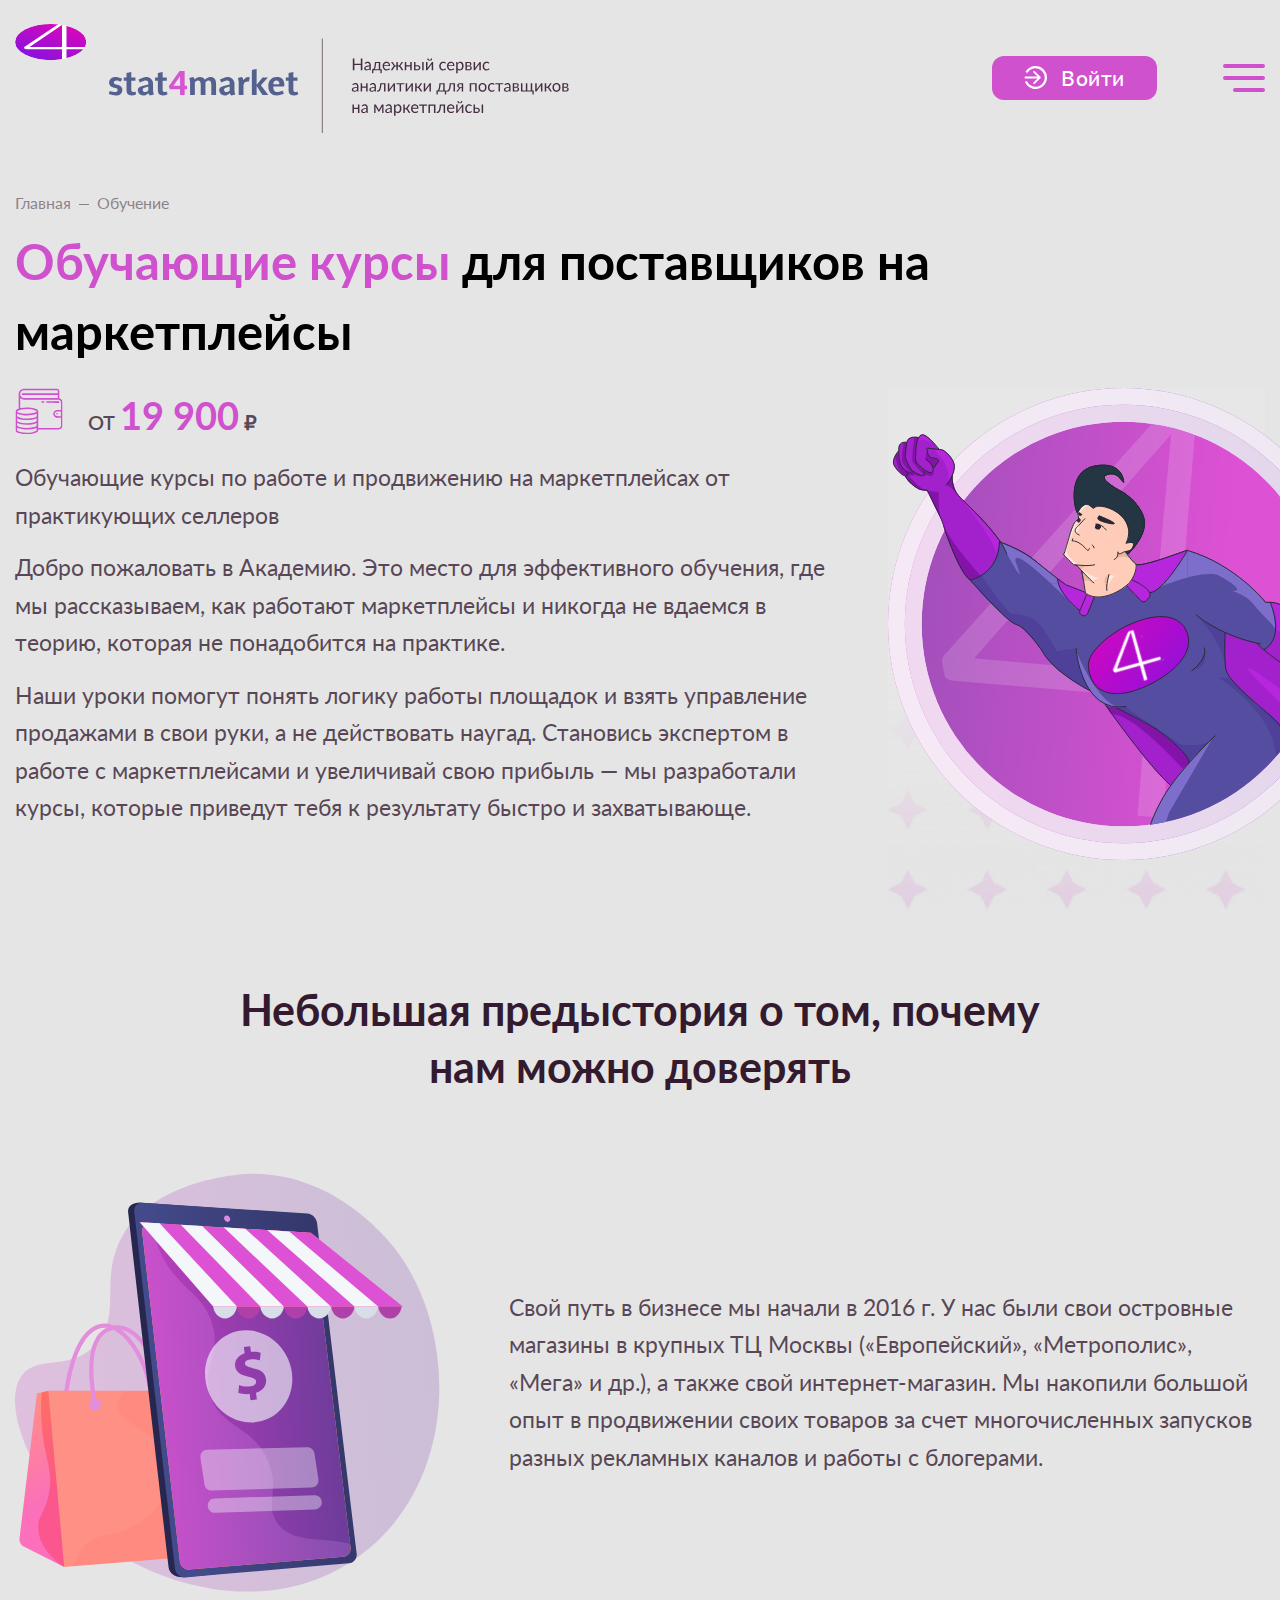
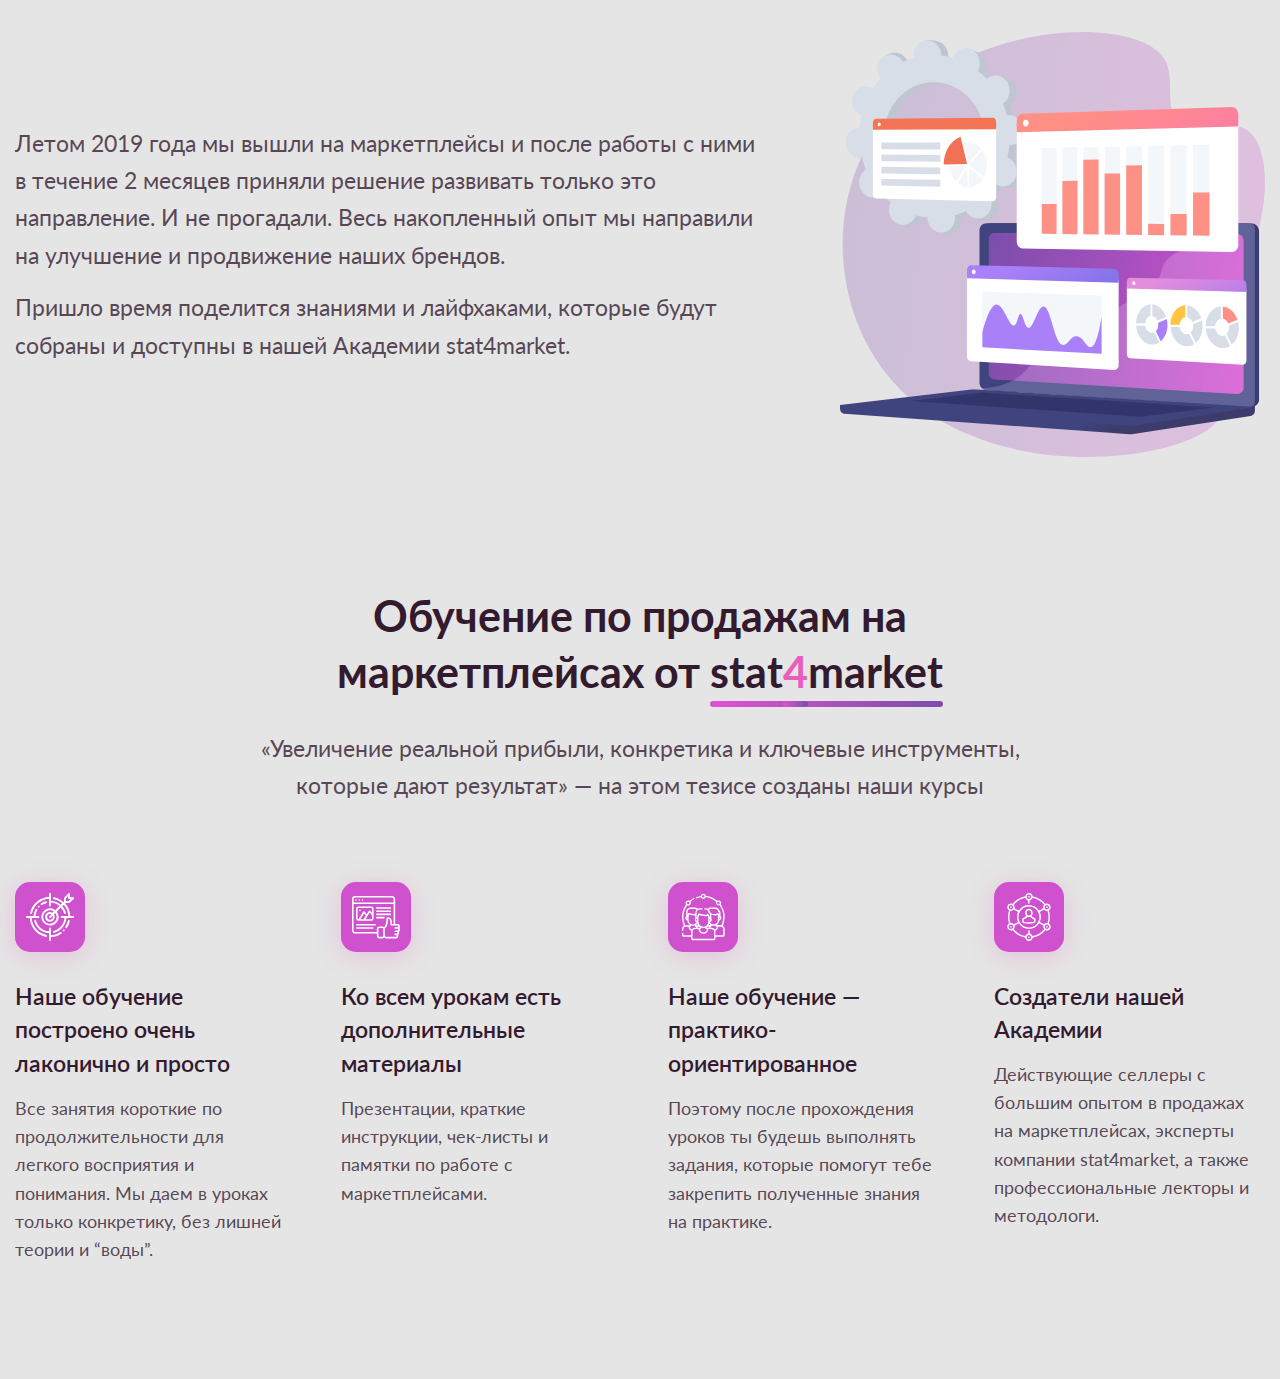
<file: index.html>
<!DOCTYPE html>
<html lang="ru">
 <head>
	<title>Обучение</title>
	<meta charset="UTF-8">
	<meta name="format-detection" content="telephone=no">
	<link rel="stylesheet" href="css/style.min.css?_v=20220506135457">
	<link rel="shortcut icon" href="favicon.ico">
	<!-- <meta name="robots" content="noindex, nofollow"> -->
	<!-- <meta name="viewport" content="width=device-width, initial-scale=1.0, maximum-scale=1.0, user-scalable=0"> -->
	<meta name="viewport" content="width=device-width, initial-scale=1.0">
</head>

<body>
	<div class="wrapper">
		<header class="header">
	<div class="header__container container">
		<div class="header__body">


			<a href="" class="header__logo">
				<img src="img/Logo.svg" alt="">
			</a>
			<div class="header__menu menu">
				<nav class="menu__body">
					<ul class="menu__list">
						<li class="menu__item">
							<a href="" class="menu__link menu__link_arrow">
								Аналитика
								<img src="img/icons/icons.svg#arrow" class="svg-arrow-dims" alt="arrow" />
							</a>
						</li>
						<li class="menu__item">
							<a href="" class="menu__link">Обучение</a>
						</li>
					</ul>
				</nav>
			</div>


			<div class="header__actionts actionts-header">
				<a href="tel:84994503141" class="actionts-header__phone">


					<img src="img/icons/icons.svg#phone" class="svg-phone-dims" alt="phone" />

					<span> 8 (499) 450-31-41</span>
				</a>
				<a href="" class="actionts-header__button">

					<img src="img/icons/icons.svg#circleArrow" class="svg-circleArrow-dims" alt="circleArrow" />

					<span>Войти</span>
				</a>

			</div>

			<button type="button" class="header__icon icon-menu">
				<span></span>
				<span></span>
				<span></span>
			</button>
		</div>
	</div>
</header>
		<main class="page">
			<section class="page__main main-page">
				<div class="main-page__decore">
					<picture><source srcset="img/circle/BgEllipse.webp" type="image/webp"><img src="img/circle/BgEllipse.png" alt=""></picture>
				</div>
				<div class="main-page__decore1">
					<picture><source srcset="img/circle/BgEllipseLeft.webp" type="image/webp"><img src="img/circle/BgEllipseLeft.png" alt=""></picture>
				</div>
				<div class="main-page__container container">
					<nav class="main-page__breadcrumbs breadcrumbs">
						<ul class="breadcrumbs__list">
							<li class="breadcrumbs__item">
								<a href="" class="breadcrumbs__link">Главная</a>
							</li>
							<li class="breadcrumbs__item">
								<span class="breadcrumbs__link">Обучение</span>
							</li>
						</ul>
					</nav>
					<h1 class="main-page__title"><span>Обучающие курсы</span> для поставщиков на маркетплейсы</h1>
					<div class="main-page__body">
						<div class="main-page__content content-main">


							<div class="content-main__price price-content">
								<div class="price-content__icon">
									<img src="img/icons/icons.svg#purse" class="svg-purse-dims" alt="purse" />
								</div>
								<div class="price-content__text">от <span>19 900</span> ₽</div>
							</div>
							<div class="content-main__text">
								<p>Обучающие курсы по работе и продвижению на маркетплейсах от практикующих селлеров</p>
								<p>Добро пожаловать в Академию. Это место для эффективного обучения, где мы рассказываем, как
									работают маркетплейсы и никогда не вдаемся
									в теорию, которая не понадобится на практике.
								</p>
								<p>Наши уроки помогут понять логику работы площадок и взять управление продажами в свои руки, а
									не действовать наугад. Становись экспертом в работе с маркетплейсами и увеличивай свою
									прибыль — мы разработали курсы, которые приведут тебя к результату быстро и захватывающе.
								</p>
							</div>
						</div>
						<div class="main-page__image">
							<img src="img/courses/Superman.svg" alt="">
						</div>
					</div>
				</div>
			</section>
			<section class="page__history history-page">
				<div class="history-page__container container">
					<h2 class="history-page__title">Небольшая предыстория о том, почему нам можно доверять</h2>
					<h2 class="history-page__title history-page__title_mobile">Как работает модуль Аналитика по API для
						Wildberries?</h2>
					<div class="history-page__body">
						<div class="history-page__item item-history">
							<div class="item-history__image">
								<img src="img/history/01.svg" alt="">
							</div>
							<div class="item-history__text">
								Свой путь в бизнесе мы начали в 2016 г. У нас были свои островные магазины в крупных ТЦ Москвы
								(«Европейский», «Метрополис», «Мега» и др.), а также свой интернет-магазин. Мы накопили большой
								опыт в продвижении своих товаров за счет многочисленных запусков разных рекламных каналов и
								работы с блогерами.
							</div>
						</div>
						<div class="history-page__item item-history">
							<div class="item-history__image">
								<img src="img/history/02.svg" alt="">
							</div>
							<div class="item-history__text">
								<p>Летом 2019 года мы вышли на маркетплейсы и после работы с ними в течение 2 месяцев приняли
									решение развивать только это направление. И не прогадали. Весь накопленный опыт мы направили
									на улучшение и продвижение наших брендов.</p>
								<p>Пришло время поделится знаниями и лайфхаками, которые будут собраны и доступны в нашей
									Академии stat4market.</p>
							</div>
						</div>
					</div>
				</div>
			</section>
			<section class="page__learn learn-page">
				<div class="learn-page__container container">
					<h2 class="learn-page__title">Обучение по продажам на маркетплейсах от <span>
							stat<span>4</span>market</span></h2>
					<div class="learn-page__sub-title">«Увеличение реальной прибыли, конкретика и ключевые инструменты,
						которые дают результат» — на этом тезисе созданы наши курсы</div>
					<div class="learn-page__body">
						<div class="learn-page__item item-learn">
							<div class="item-learn__icon">
								<img src="img/icons/icons.svg#target" class="svg-target-dims" alt="target" />

							</div>
							<h3 class="item-learn__title">Наше обучение построено очень лаконично и просто</h3>
							<div class="item-learn__text">Все занятия короткие по продолжительности для легкого восприятия и
								понимания. Мы даем в уроках только конкретику, без лишней теории и “воды”.</div>
						</div>
						<div class="learn-page__item item-learn">
							<div class="item-learn__icon">
								<img src="img/icons/icons.svg#site" class="svg-site-dims" alt="site" />

							</div>
							<h3 class="item-learn__title">Ко всем урокам есть дополнительные материалы</h3>
							<div class="item-learn__text">Презентации, краткие инструкции, чек-листы и памятки по работе с
								маркетплейсами.</div>
						</div>
						<div class="learn-page__item item-learn">
							<div class="item-learn__icon">
								<img src="img/icons/icons.svg#friends" class="svg-friends-dims" alt="friends" />

							</div>
							<h3 class="item-learn__title">Наше обучение — практико-ориентированное</h3>
							<div class="item-learn__text">Поэтому после прохождения уроков ты будешь выполнять задания, которые
								помогут тебе закрепить полученные знания на практике.</div>
						</div>
						<div class="learn-page__item item-learn">
							<div class="item-learn__icon">
								<img src="img/icons/icons.svg#man" class="svg-man-dims" alt="man" />

							</div>
							<h3 class="item-learn__title">Создатели нашей Академии</h3>
							<div class="item-learn__text">Действующие селлеры с большим опытом в продажах на маркетплейсах,
								эксперты компании stat4market, а также профессиональные лекторы и методологи.</div>
						</div>
					</div>
				</div>
			</section>
		</main>

	</div>

	<script src="js/app.min.js?_v=20220506135457"></script>
</body>

</html>
</file>
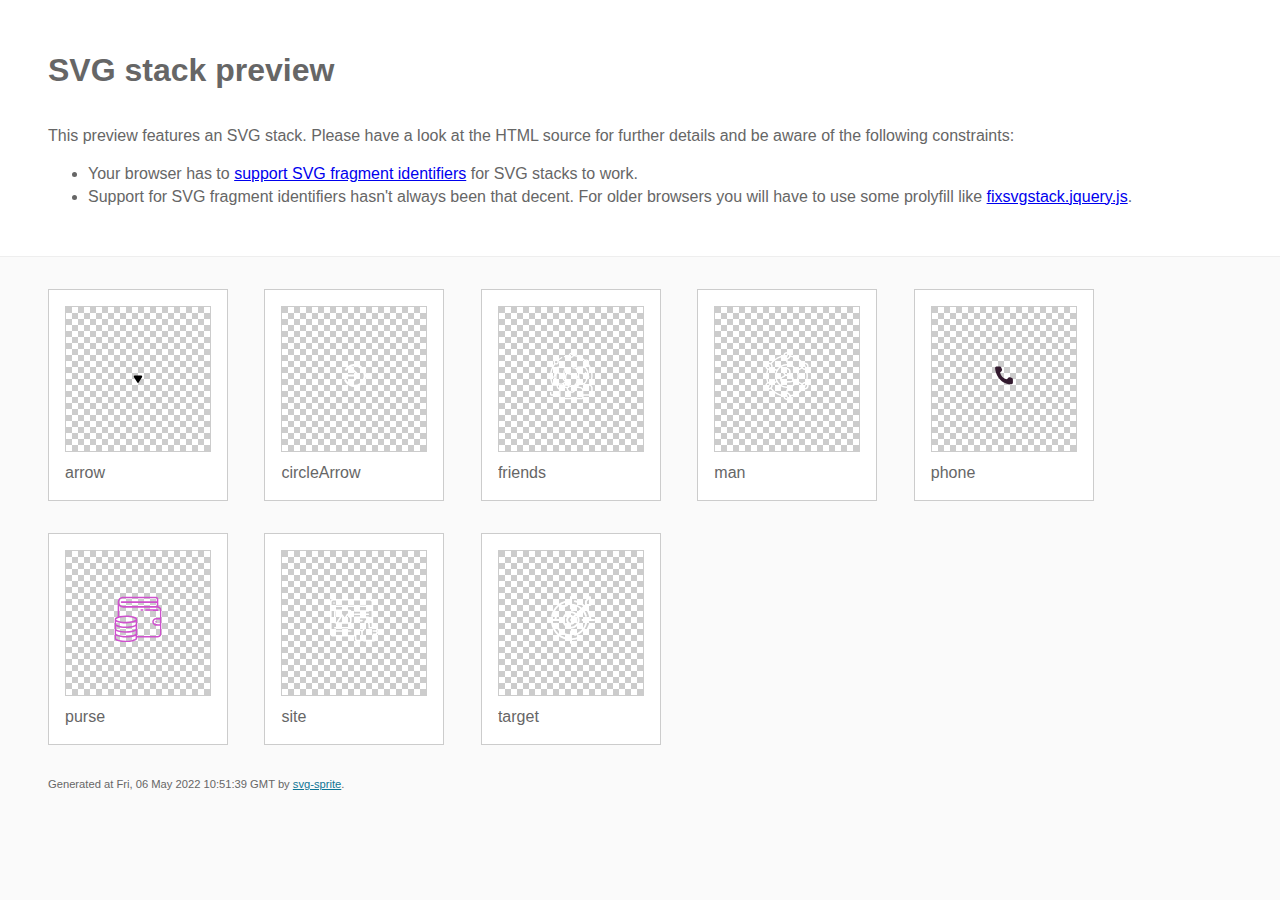
<file: img/stack/sprite.stack.html>
<!DOCTYPE html>
<html lang="en" xmlns="http://www.w3.org/1999/xhtml">
	<head>
		<meta charset="utf-8"/>
		<meta http-equiv="X-UA-Compatible" content="IE=Edge"/>
		<title>SVG stack preview | svg-sprite</title>
		<style>@charset "UTF-8";body{padding:0;margin:0;color:#666;background:#fafafa;font-family:Arial,Helvetica,sans-serif;font-size:1em;line-height:1.4}header{display:block;padding:3em 3em 2em 3em;background-color:#fff}header p{margin:2em 0 0 0}section{border-top:1px solid #eee;padding:2em 3em 0 3em}section ul{margin:0;padding:0}section li{display:inline;display:inline-block;background-color:#fff;position:relative;margin:0 2em 2em 0;vertical-align:top;border:1px solid #ccc;padding:1em 1em 3em 1em;cursor:default}.icon-box{margin:0;width:144px;height:144px;position:relative;background:#ccc url("[data-uri]") top left repeat;border:1px solid #ccc;display:table-cell;vertical-align:middle;text-align:center}.icon{display:inline;display:inline-block}h1{margin-top:0}h2{margin:0;padding:0;font-size:1em;font-weight:normal;white-space:nowrap;overflow:hidden;text-overflow:ellipsis;position:absolute;left:1em;right:1em;bottom:1em}footer{display:block;margin:0;padding:0 3em 3em 3em}footer p{margin:0;font-size:.7em}footer a{color:#0f7595;margin-left:0}</style>

<!--

Sprite shape dimensions
====================================================================================================
You will need to set the sprite shape dimensions via CSS when you use them as stack SVGs, otherwise
they would become a huge 100% in size. You may use the following dimension classes for doing so.
They might well be outsourced to an external stylesheet of course.

-->

<style type="text/css">
	.svg-arrow-dims { width: 10px; height: 9px; }
	.svg-circleArrow-dims { width: 23px; height: 23px; }
	.svg-friends-dims { width: 48px; height: 48px; }
	.svg-man-dims { width: 48px; height: 48px; }
	.svg-phone-dims { width: 20px; height: 19px; }
	.svg-purse-dims { width: 48px; height: 47px; }
	.svg-site-dims { width: 48px; height: 48px; }
	.svg-target-dims { width: 48px; height: 48px; }
</style>

<!--
====================================================================================================
-->

	</head>
	<body>
		<header>
			<h1>SVG stack preview</h1>
			<p>This preview features an SVG stack. Please have a look at the HTML source for further details and be aware of the following constraints:</p>
			<ul>
				<li>Your browser has to <a href="http://caniuse.com/#feat=svg-fragment" target="_blank" rel="noopener noreferrer">support SVG fragment identifiers</a> for SVG stacks to work.</li>
				<li>Support for SVG fragment identifiers hasn't always been that decent. For older browsers you will have to use some prolyfill like <a href="https://github.com/preciousforever/SVG-Stacker/blob/master/fixsvgstack.jquery.js" target="_blank" rel="noopener noreferrer">fixsvgstack.jquery.js</a>.</li>
			</ul>
		</header>
		<section>

<!--

SVG stack
====================================================================================================
These SVG images make use of fragment identifiers (IDs) to reference certain portions of the
external sprite. By default, all shapes inside the sprite are hidden by CSS. The `:target` pseudo
selector is used to show the very shape that is referenced by the fragment identifier.

-->

			<ul>

				<li title="arrow">
					<div class="icon-box">

						<!-- arrow -->
						<img src="../icons/icons.svg#arrow" class="svg-arrow-dims" alt="arrow"/>

					</div>
					<h2>arrow</h2>
				</li>
				<li title="circleArrow">
					<div class="icon-box">

						<!-- circleArrow -->
						<img src="../icons/icons.svg#circleArrow" class="svg-circleArrow-dims" alt="circleArrow"/>

					</div>
					<h2>circleArrow</h2>
				</li>
				<li title="friends">
					<div class="icon-box">

						<!-- friends -->
						<img src="../icons/icons.svg#friends" class="svg-friends-dims" alt="friends"/>

					</div>
					<h2>friends</h2>
				</li>
				<li title="man">
					<div class="icon-box">

						<!-- man -->
						<img src="../icons/icons.svg#man" class="svg-man-dims" alt="man"/>

					</div>
					<h2>man</h2>
				</li>
				<li title="phone">
					<div class="icon-box">

						<!-- phone -->
						<img src="../icons/icons.svg#phone" class="svg-phone-dims" alt="phone"/>

					</div>
					<h2>phone</h2>
				</li>
				<li title="purse">
					<div class="icon-box">

						<!-- purse -->
						<img src="../icons/icons.svg#purse" class="svg-purse-dims" alt="purse"/>

					</div>
					<h2>purse</h2>
				</li>
				<li title="site">
					<div class="icon-box">

						<!-- site -->
						<img src="../icons/icons.svg#site" class="svg-site-dims" alt="site"/>

					</div>
					<h2>site</h2>
				</li>
				<li title="target">
					<div class="icon-box">

						<!-- target -->
						<img src="../icons/icons.svg#target" class="svg-target-dims" alt="target"/>

					</div>
					<h2>target</h2>
				</li>
			</ul>

<!--
====================================================================================================
-->

		</section>
		<footer>
			<p>Generated at Fri, 06 May 2022 10:51:39 GMT by <a href="https://github.com/svg-sprite/svg-sprite" target="_blank" rel="noopener noreferrer">svg-sprite</a>.</p>
		</footer>
	</body>
</html>
</file>
<file: css/style.min.css>
@font-face{font-family:Lato;font-display:swap;src:url(../fonts/Lato-Bold.woff2) format("woff2"),url(../fonts/Lato-Bold.woff) format("woff");font-weight:700;font-style:normal}@font-face{font-family:Lato;font-display:swap;src:url(../fonts/Lato-Medium.woff2) format("woff2"),url(../fonts/Lato-Medium.woff) format("woff");font-weight:500;font-style:normal}@font-face{font-family:Lato;font-display:swap;src:url(../fonts/Lato-Regular.woff2) format("woff2"),url(../fonts/Lato-Regular.woff) format("woff");font-weight:400;font-style:normal}@font-face{font-family:Lato;font-display:swap;src:url(../fonts/Lato-Semibold.woff2) format("woff2"),url(../fonts/Lato-Semibold.woff) format("woff");font-weight:600;font-style:normal}*{padding:0;margin:0;border:0}*,:after,:before{-webkit-box-sizing:border-box;box-sizing:border-box}aside,footer,header,nav,section{display:block}html{font-size:16px}body,html{height:100%;min-width:320px}body{line-height:1;font-family:Lato;-ms-text-size-adjust:100%;-moz-text-size-adjust:100%;-webkit-text-size-adjust:100%}button,input,textarea{font-family:Lato;font-size:inherit}input::-ms-clear{display:none}button{cursor:pointer;background-color:inherit}button::-moz-focus-inner{padding:0;border:0}a,a:visited{text-decoration:none}a:hover{text-decoration:none}ul li{list-style:none}img{vertical-align:top}h1,h2,h3,h4,h5,h6{font-weight:inherit;font-size:inherit}body{color:#000}body._lock{overflow:hidden}.wrapper{width:100%;min-height:100%;overflow:hidden;display:-webkit-box;display:-ms-flexbox;display:flex;-webkit-box-orient:vertical;-webkit-box-direction:normal;-ms-flex-direction:column;flex-direction:column;background-color:#e5e5e5}.container{max-width:1560px;margin:0 auto;padding:0 15px}.button{display:-webkit-inline-box;display:-ms-inline-flexbox;display:inline-flex;padding:0 0}.button._fw{width:100%}._ibg{position:relative}._ibg img{position:absolute;width:100%;height:100%;top:0;left:0;-o-object-fit:cover;object-fit:cover}body.ie ._ibg{background-position:center;background-size:cover;background-repeat:no-repeat}body.ie ._ibg img{width:0;height:0;opacity:0;visibility:hidden}.header{padding:23px 0 0 0}.header__body{display:-webkit-box;display:-ms-flexbox;display:flex;-webkit-box-align:center;-ms-flex-align:center;align-items:center}.header__logo{z-index:6;-webkit-box-flex:1;-ms-flex:1 1 20%;flex:1 1 20%}.header__logo img{width:94%}.header__menu{-webkit-box-flex:1;-ms-flex:1 1 auto;flex:1 1 auto}.menu__list{display:-webkit-box;display:-ms-flexbox;display:flex;-webkit-box-align:center;-ms-flex-align:center;align-items:center;gap:50px}.menu__item{position:relative}.menu__item::before{content:"";position:absolute;bottom:0;left:0;height:2px;width:0%;background-color:#cf51ce;-webkit-transition:all .4s ease 0s;-o-transition:all .4s ease 0s;transition:all .4s ease 0s}.menu__link{font-weight:400;font-size:24px;line-height:196%;color:#331a2f;-webkit-transition:all .3s ease 0s;-o-transition:all .3s ease 0s;transition:all .3s ease 0s}.menu__link_arrow{display:-webkit-inline-box;display:-ms-inline-flexbox;display:inline-flex;-webkit-box-align:center;-ms-flex-align:center;align-items:center;gap:11px}.actionts-header{display:-webkit-box;display:-ms-flexbox;display:flex;-webkit-box-align:center;-ms-flex-align:center;align-items:center;gap:91px}.actionts-header__phone{display:-webkit-inline-box;display:-ms-inline-flexbox;display:inline-flex;-webkit-box-align:center;-ms-flex-align:center;align-items:center;font-weight:400;font-size:24px;line-height:196%;color:#331a2f;-webkit-transition:all .3s ease 0s;-o-transition:all .3s ease 0s;transition:all .3s ease 0s;position:relative}.actionts-header__phone span{margin:0 0 0 10px}.actionts-header__phone::before{content:"";position:absolute;bottom:0;left:0;height:2px;width:0%;background-color:#cf51ce;-webkit-transition:all .4s ease 0s;-o-transition:all .4s ease 0s;transition:all .4s ease 0s}.actionts-header__button{z-index:6;background-color:#cf51ce;border-radius:12px;padding:6px 32px;display:-webkit-inline-box;display:-ms-inline-flexbox;display:inline-flex;-webkit-box-align:center;-ms-flex-align:center;align-items:center;-webkit-transition:all .3s ease 0s;-o-transition:all .3s ease 0s;transition:all .3s ease 0s}.actionts-header__button span{font-weight:500;font-size:23px;line-height:153%;letter-spacing:.02em;color:#fff;margin:0 0 0 14px}.icon-menu{display:none}.page{-webkit-box-flex:1;-ms-flex:1 1 auto;flex:1 1 auto}.svg-arrow-dims{width:13px;height:12px;-webkit-transform:translate(0,2px);-ms-transform:translate(0,2px);transform:translate(0,2px)}.svg-circleArrow-dims{width:23px;height:23px}.svg-friends-dims{width:48px;height:48px}.svg-man-dims{width:48px;height:48px}.svg-phone-dims{width:20px;height:19px}.svg-purse-dims{width:48px;height:47px}.svg-site-dims{width:48px;height:48px}.svg-target-dims{width:48px;height:48px}.main-page{position:relative;padding-top:66px}.main-page__decore{position:absolute;top:400px;right:-700px;overflow:hidden}.main-page__decore1{position:absolute;top:-350px;left:-700px;-webkit-transform:rotate(18deg);-ms-transform:rotate(18deg);transform:rotate(18deg);overflow:hidden}.main-page__title{font-weight:700;font-size:56px;line-height:143%;max-width:60%}.main-page__title:not(:last-child){margin:0 0 22px 0}.main-page__title span{color:#cf51ce}.main-page__body{display:-webkit-box;display:-ms-flexbox;display:flex;-webkit-box-pack:justify;-ms-flex-pack:justify;justify-content:space-between;gap:40px}.main-page__content{-webkit-box-flex:1;-ms-flex:1 0 57%;flex:1 0 57%}.breadcrumbs:not(:last-child){margin:0 0 15px 0}.breadcrumbs__list{display:-webkit-box;display:-ms-flexbox;display:flex}.breadcrumbs__item a::after{content:"";width:10px;height:1px;margin:0 8px;-webkit-transform:translate(0,2px);-ms-transform:translate(0,2px);transform:translate(0,2px);background-color:rgba(51,26,47,.5)}.breadcrumbs__link{font-weight:400;font-size:16px;line-height:19px;color:rgba(51,26,47,.5);display:-webkit-box;display:-ms-flexbox;display:flex;-webkit-box-align:center;-ms-flex-align:center;align-items:center}.content-main__text{font-weight:400;font-size:25px;line-height:160%;color:rgba(51,26,47,.8)}.content-main__text p:not(:last-child){margin:0 0 15px 0}.price-content{display:-webkit-box;display:-ms-flexbox;display:flex}.price-content:not(:last-child){margin:0 0 16px 0}.price-content__icon{margin:0 25px 0 0}.price-content__text{font-weight:600;font-size:20px;line-height:147%;text-transform:uppercase;color:rgba(51,26,47,.8)}.price-content__text span{font-weight:700;font-size:38px;line-height:145%;color:#cf51ce}.history-page{padding-top:75px;padding-bottom:140px}.history-page__title{font-weight:700;font-size:48px;line-height:133%;text-align:center;color:#331a2f;max-width:850px;margin:0 auto}.history-page__title:not(:last-child){margin-bottom:86px}.history-page__title_mobile{display:block}.history-page__body{padding:0 114px}.item-history:nth-child(2){-webkit-box-orient:horizontal;-webkit-box-direction:reverse;-ms-flex-direction:row-reverse;flex-direction:row-reverse}.item-history{display:-webkit-box;display:-ms-flexbox;display:flex;-webkit-box-align:center;-ms-flex-align:center;align-items:center;-webkit-box-pack:justify;-ms-flex-pack:justify;justify-content:space-between;gap:80px}.item-history:not(:last-child){margin:0 0 40px 0}.item-history__image{-webkit-box-flex:0;-ms-flex:0 0 34%;flex:0 0 34%}.item-history__image img{width:100%}.item-history__text{font-weight:400;font-size:25px;line-height:160%;color:rgba(51,26,47,.8)}.item-history__text p:not(:last-child){margin:0 0 15px 0}.learn-page{padding-bottom:131px}.learn-page__title{font-weight:700;font-size:48px;line-height:133%;text-align:center;color:#331a2f;max-width:680px;margin:0 auto}.learn-page__title:not(:last-child){margin-bottom:30px}.learn-page__title span{position:relative;white-space:nowrap;padding:0 0 10px 0}.learn-page__title span::before{content:"";position:absolute;bottom:0;right:0;width:100%;height:7px;background:-o-linear-gradient(185.09deg,#7c4eab .73%,#dd51d4 95.85%);background:linear-gradient(264.91deg,#7c4eab .73%,#dd51d4 95.85%);border-radius:5px}.learn-page__title span span{color:#ea5dbb}.learn-page__sub-title{font-weight:400;font-size:25px;line-height:160%;text-align:center;color:rgba(51,26,47,.8);max-width:846px;margin:0 auto}.learn-page__sub-title:not(:last-child){margin-bottom:85px}.item-learn__icon{background-color:#cf51ce;-webkit-box-shadow:0 4px 25px rgba(234,93,187,.25);box-shadow:0 4px 25px rgba(234,93,187,.25);border-radius:15px;width:70px;height:70px;display:-webkit-inline-box;display:-ms-inline-flexbox;display:inline-flex;-webkit-box-align:center;-ms-flex-align:center;align-items:center;-webkit-box-pack:center;-ms-flex-pack:center;justify-content:center;margin-bottom:30px}.item-learn__title{font-weight:600;font-size:24px;line-height:150%;color:#331a2f}.item-learn__title:not(:last-child){margin-bottom:15px}.item-learn__text{font-weight:400;font-size:18px;line-height:160%;color:rgba(51,26,47,.8)}@media (min-width:767.98px){.history-page__title_mobile{display:none}.learn-page__body{display:-ms-grid;display:grid;grid-template-columns:repeat(auto-fit,minmax(259px,1fr));gap:60px}}@media (min-width:1280px){.no-webp .main-page__image{background:url(../img/courses/Bg.png) 0 100% no-repeat}.main-page__image{padding:0 0 4% 0;-webkit-transform:translate(0,-25%);-ms-transform:translate(0,-25%);transform:translate(0,-25%);background-size:100%}.main-page__image img{width:100%}}@media (max-width:1700px){.main-page__decore{display:none}.main-page__decore1{top:-385px;left:-565px;-webkit-transform:scale(.5);-ms-transform:scale(.5);transform:scale(.5)}}@media (max-width:1560px){.menu__list{gap:calc(10px + 40 * ((100vw - 320px)/ 1240))}.menu__link{font-size:calc(15px + 9 * ((100vw - 320px)/ 1240))}.actionts-header{gap:calc(50px + 41 * ((100vw - 320px)/ 1240))}.actionts-header__phone{font-size:calc(15px + 9 * ((100vw - 320px)/ 1240))}.actionts-header__button span{font-size:calc(14px + 9 * ((100vw - 320px)/ 1240))}.main-page{padding-top:calc(40px + 26 * ((100vw - 320px)/ 1240))}.main-page__title{font-size:calc(24px + 32 * ((100vw - 320px)/ 1240))}.main-page__body{gap:calc(20px + 20 * ((100vw - 320px)/ 1240))}.content-main__text{font-size:calc(18px + 7 * ((100vw - 320px)/ 1240))}.history-page{padding-top:calc(65px + 10 * ((100vw - 320px)/ 1240))}.history-page{padding-bottom:calc(100px + 40 * ((100vw - 320px)/ 1240))}.history-page__title{font-size:calc(24px + 24 * ((100vw - 320px)/ 1240))}.history-page__title:not(:last-child){margin-bottom:calc(50px + 36 * ((100vw - 320px)/ 1240))}.item-history{gap:calc(30px + 50 * ((100vw - 320px)/ 1240))}.item-history__text{font-size:calc(18px + 7 * ((100vw - 320px)/ 1240))}.learn-page{padding-bottom:calc(60px + 71 * ((100vw - 320px)/ 1240))}.learn-page__title{font-size:calc(24px + 24 * ((100vw - 320px)/ 1240))}.learn-page__title:not(:last-child){margin-bottom:calc(24px + 6 * ((100vw - 320px)/ 1240))}.learn-page__title span::before{height:calc(4px + 3 * ((100vw - 320px)/ 1240))}.learn-page__sub-title{font-size:calc(18px + 7 * ((100vw - 320px)/ 1240))}.learn-page__sub-title:not(:last-child){margin-bottom:calc(50px + 35 * ((100vw - 320px)/ 1240))}.item-learn__icon{margin-bottom:calc(20px + 10 * ((100vw - 320px)/ 1240))}.item-learn__title{font-size:calc(18px + 6 * ((100vw - 320px)/ 1240))}.item-learn__title:not(:last-child){margin-bottom:calc(10px + 5 * ((100vw - 320px)/ 1240))}.item-learn__text{font-size:calc(16px + 2 * ((100vw - 320px)/ 1240))}}@media (max-width:1280px){.menu__body{position:absolute;left:0;top:-100%;width:100%;height:100vh;padding-top:150px;background-color:#d6d6d6;-webkit-transition:all .3s ease 0s;-o-transition:all .3s ease 0s;transition:all .3s ease 0s;z-index:5}.menu__body._active{top:0}.menu__list{-webkit-box-orient:vertical;-webkit-box-direction:normal;-ms-flex-direction:column;flex-direction:column;gap:5px}.menu__link{font-size:24px}.actionts-header__phone{display:none}.icon-menu{margin-left:80px;display:block;position:relative;width:42px;height:28px;cursor:pointer;z-index:8}.icon-menu span{-webkit-transition:all .3s ease 0s;-o-transition:all .3s ease 0s;transition:all .3s ease 0s;top:calc(50% - 2px);left:0;position:absolute;width:100%;height:4px;background-color:#cf51ce;border-radius:4px}.icon-menu span:first-child{top:0}.icon-menu span:last-child{top:auto;bottom:0;width:32px;left:10px}.icon-menu._active span{left:0;-webkit-transform:scale(0);-ms-transform:scale(0);transform:scale(0)}.icon-menu._active span:first-child{-webkit-transform:rotate(-45deg);-ms-transform:rotate(-45deg);transform:rotate(-45deg);top:calc(50% - 1px)}.icon-menu._active span:last-child{-webkit-transform:rotate(45deg);-ms-transform:rotate(45deg);transform:rotate(45deg);bottom:calc(50% - 3px);width:100%}.main-page__decore1{display:none}.main-page__title{max-width:100%}.main-page__content{-webkit-box-flex:1;-ms-flex:1 0 67%;flex:1 0 67%}.main-page__image{-webkit-transform:translate(0,0);-ms-transform:translate(0,0);transform:translate(0,0);background:0 0}.main-page__image img{width:125%}.history-page__body{padding:0 0}}@media (max-width:1280px) and (max-width:1560px){.menu__body{padding-top:calc(90px + 60 * ((100vw - 320px)/ 1240))}.icon-menu{margin-left:calc(20px + 60 * ((100vw - 320px)/ 1240))}}@media (max-width:991.98px){.main-page__image img{width:165%}}@media (max-width:767.98px){.header__logo{max-width:140px;min-width:110px;overflow:hidden}.header__logo img{width:200%}.main-page__title{max-width:63%}.main-page__content{-webkit-box-flex:0;-ms-flex:0 0 100%;flex:0 0 100%}.main-page__image{position:absolute;top:30px;right:0;width:25%;overflow:hidden}.history-page{padding-top:85px}.history-page__title{display:none}.item-history:nth-child(2){-webkit-box-orient:vertical;-webkit-box-direction:normal;-ms-flex-direction:column;flex-direction:column}.item-history{-webkit-box-orient:vertical;-webkit-box-direction:normal;-ms-flex-direction:column;flex-direction:column}.item-learn{display:-webkit-box;display:-ms-flexbox;display:flex;-webkit-box-orient:vertical;-webkit-box-direction:normal;-ms-flex-direction:column;flex-direction:column;-webkit-box-align:center;-ms-flex-align:center;align-items:center}.item-learn:not(:last-child){margin:0 0 40px 0}.item-learn__title{text-align:center}.item-learn__text{text-align:center}}@media (max-width:479.98px){.actionts-header__button{padding:6px 20px}.svg-circleArrow-dims{width:16px;height:16px}.main-page__image{width:34%}}@media (min-width:767.98px) and (max-width:1560px){.learn-page__body{gap:calc(40px + 20 * ((100vw - 320px)/ 1240))}}@media (any-hover:hover){.menu__item:hover::before{width:100%}.actionts-header__phone:hover::before{width:100%}.actionts-header__button:hover{-webkit-box-shadow:0 0 8px #705470;box-shadow:0 0 8px #705470}.breadcrumbs__item a:hover{text-decoration:underline}}@media (min-width:1280px){.webp .main-page__image{background:url(../img/courses/Bg.webp) 0 100% no-repeat}}
</file>
